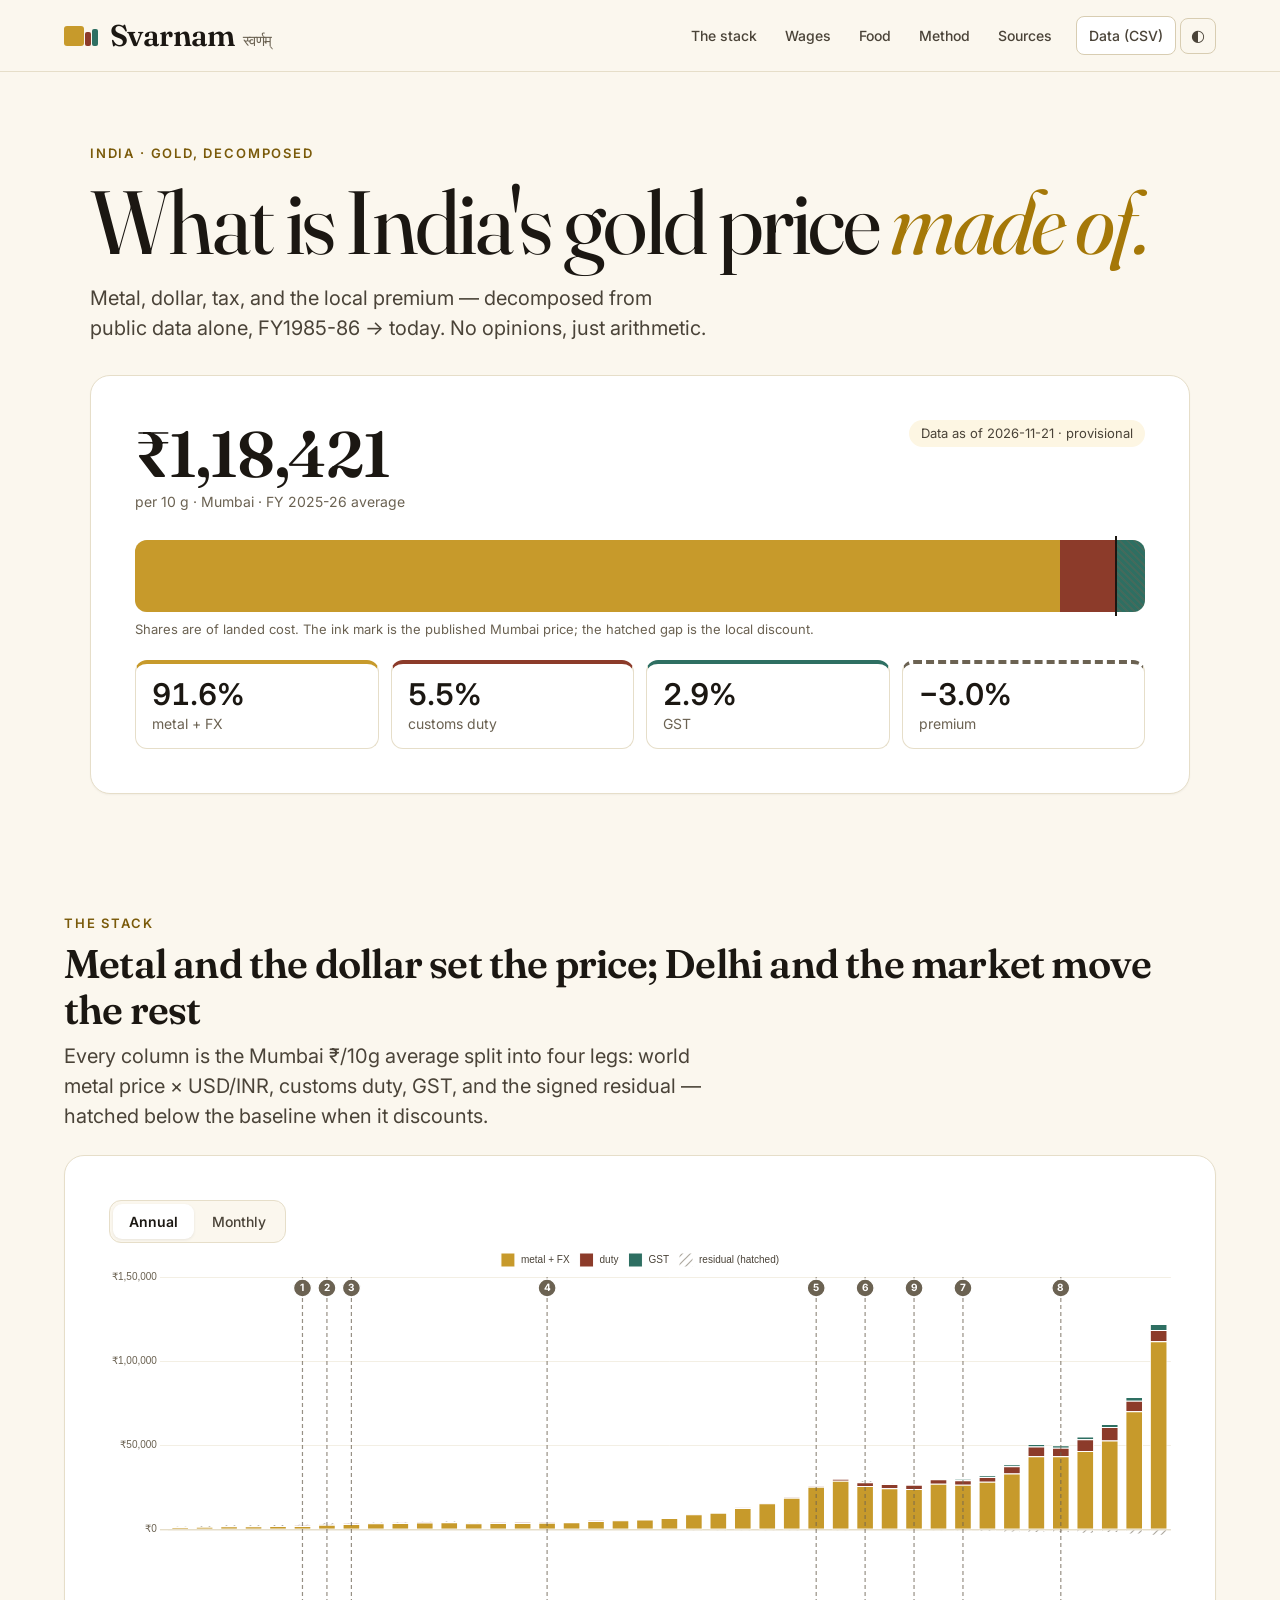
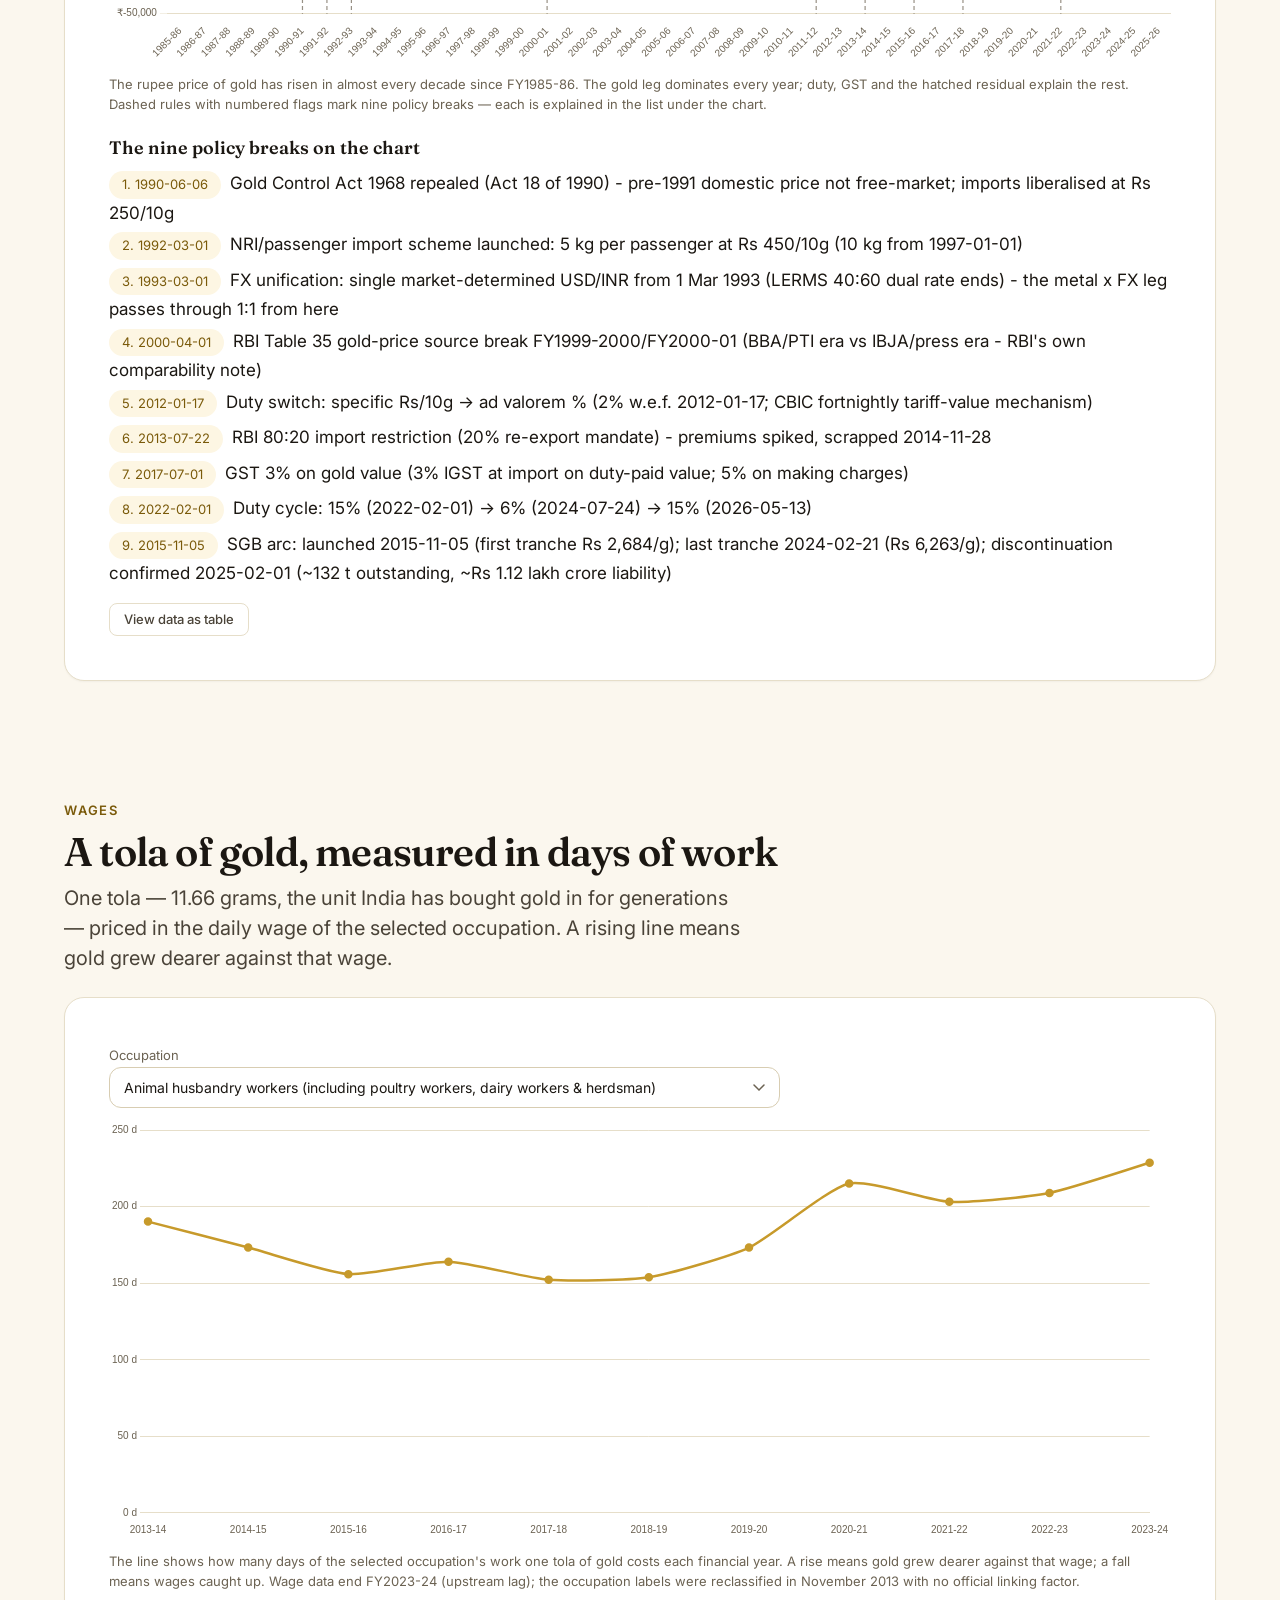
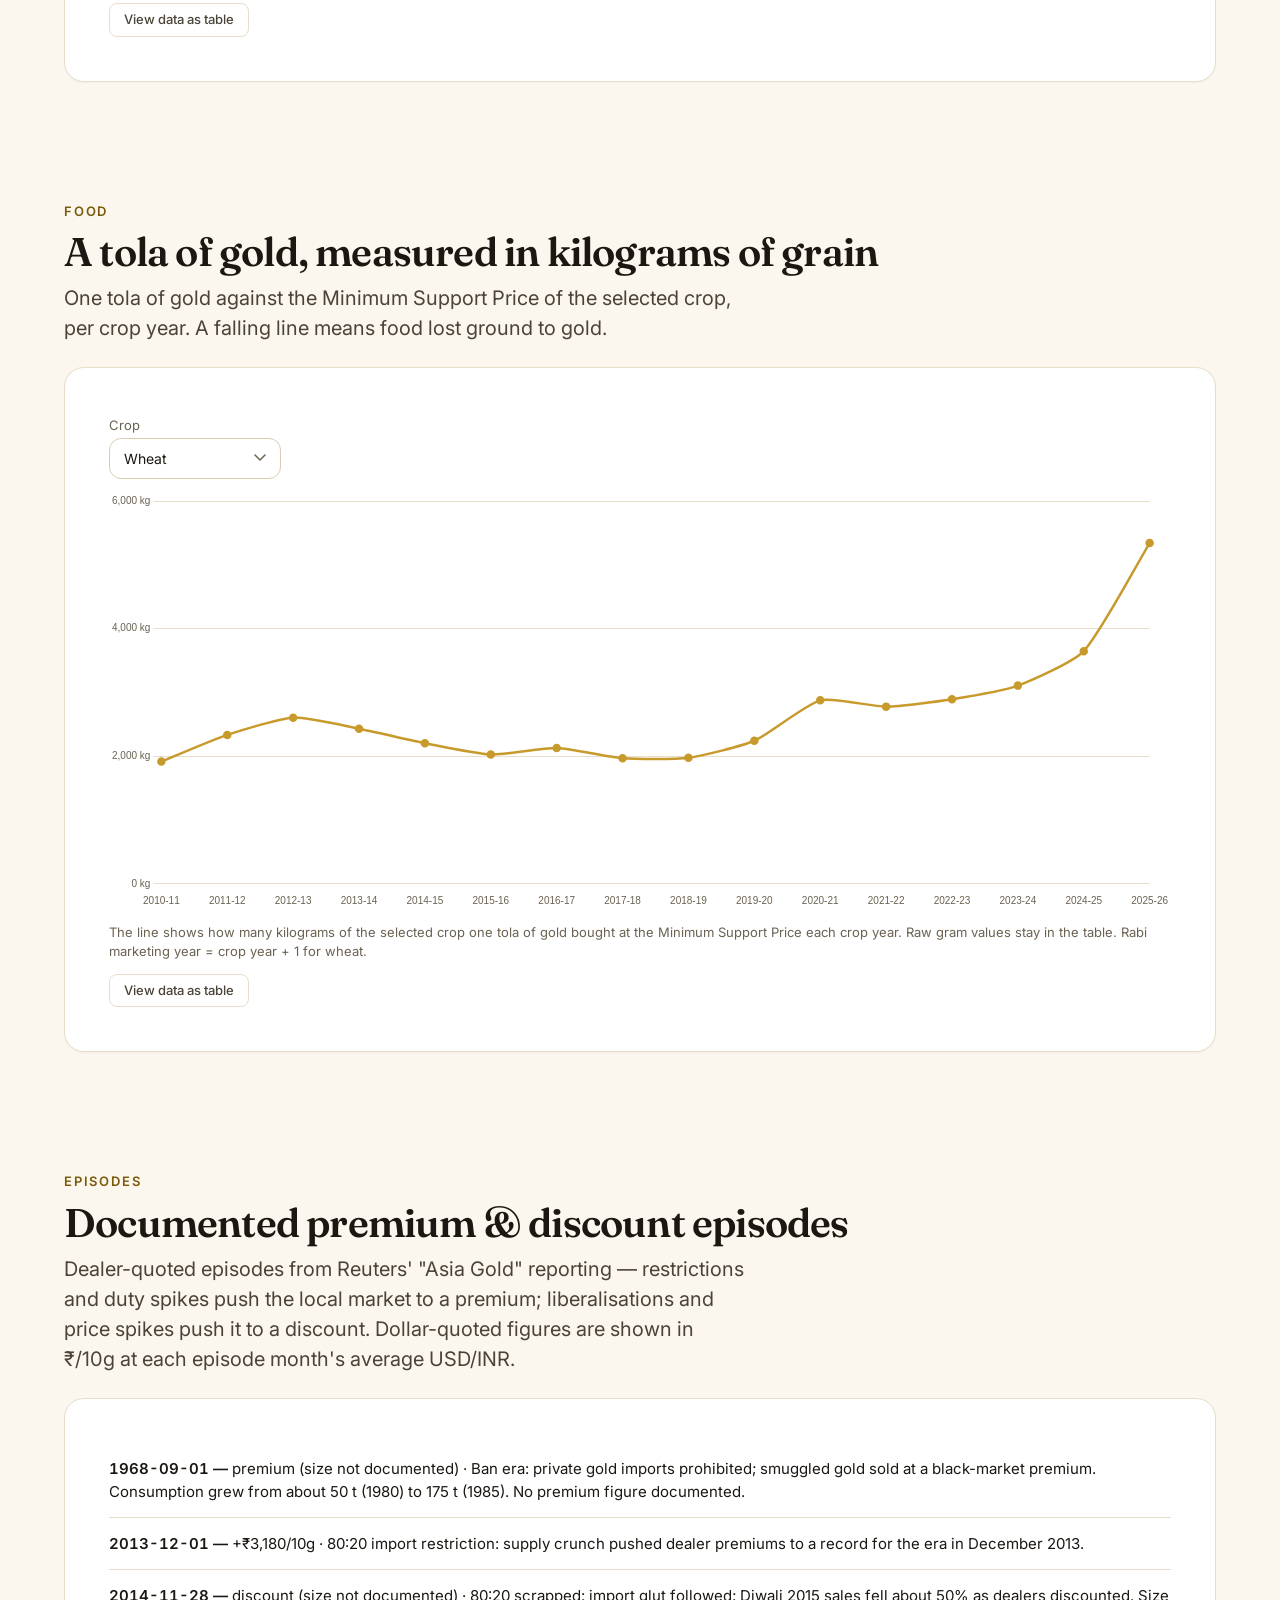
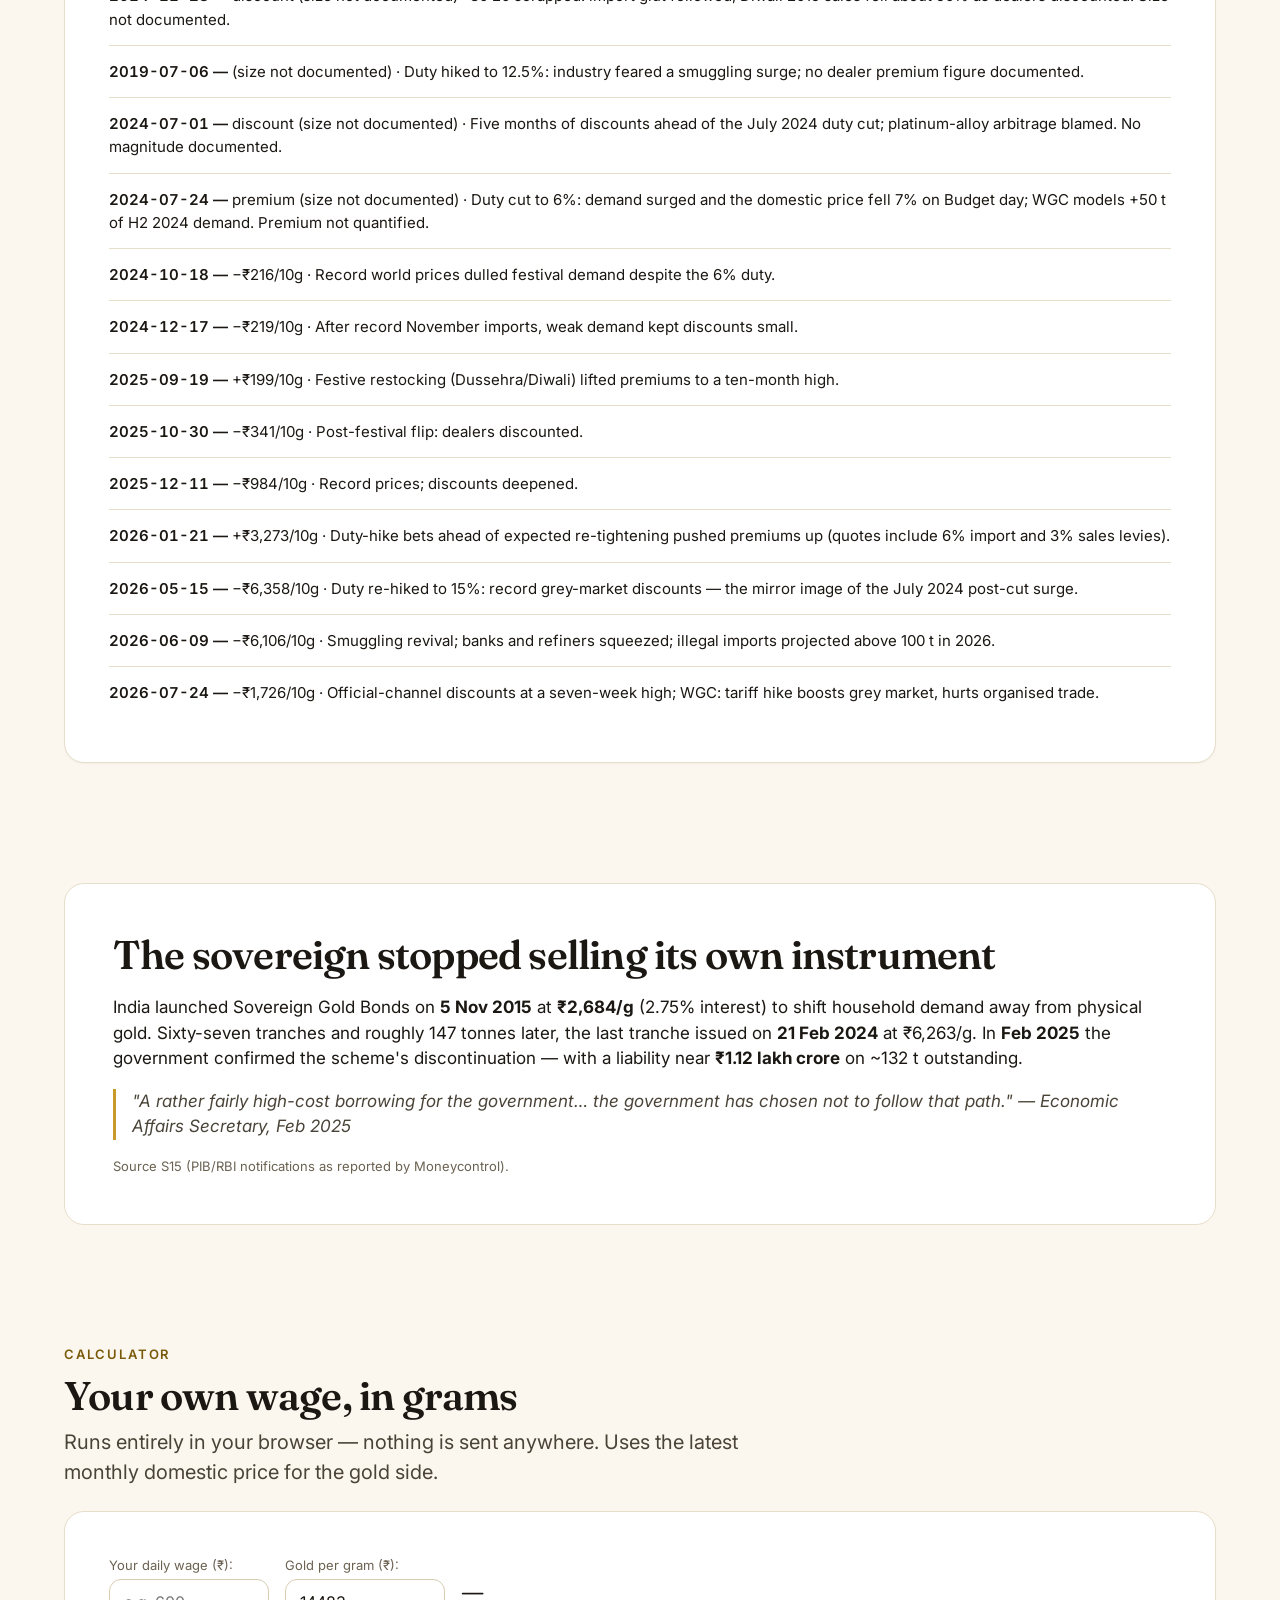
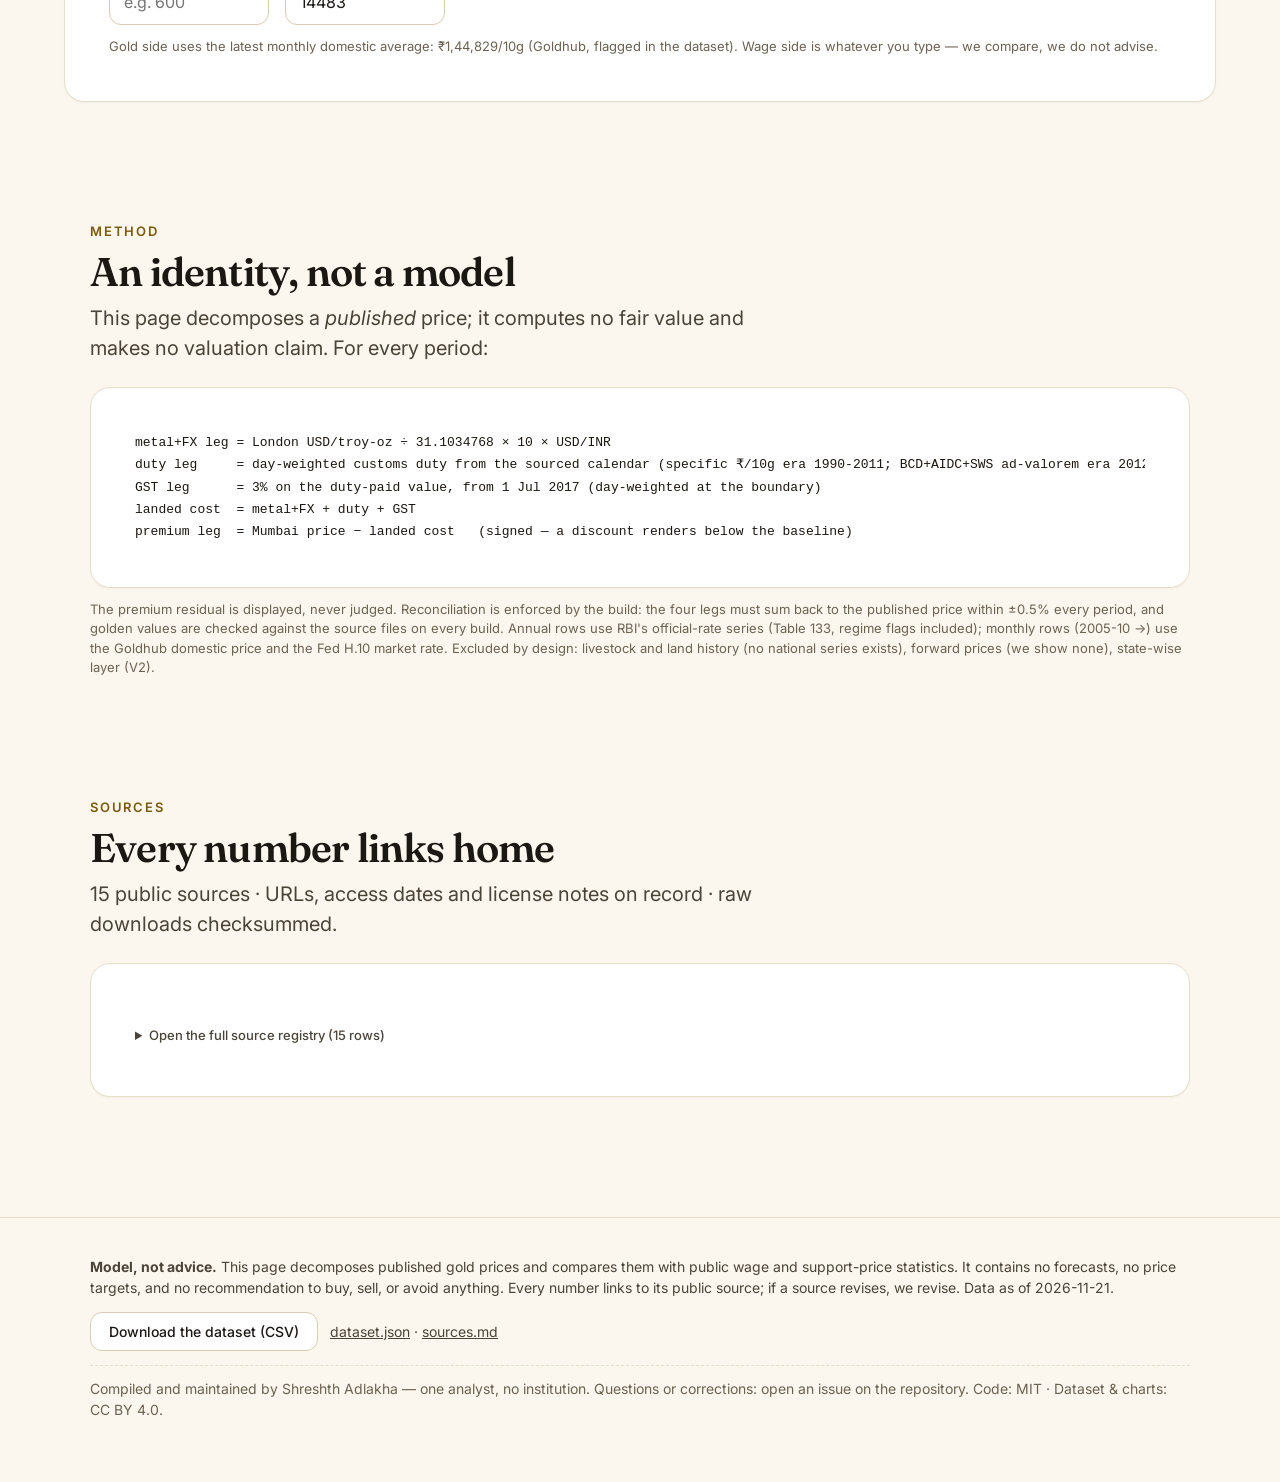
<file: site/index.html>
<!doctype html>
<html lang="en">
<head>
<meta charset="utf-8">
<meta name="viewport" content="width=device-width, initial-scale=1">
<title>Svarnam — what India's gold price is made of</title>
<meta name="description" content="What is ₹118,421 / 10g of gold made of? Metal, dollar, tax, local premium — decomposed from public data, FY1985-86 → today. Model, not advice.">
<link rel="icon" href="favicon.svg" type="image/svg+xml">
<meta property="og:title" content="Svarnam — what India's gold price is made of">
<meta property="og:description" content="Metal, dollar, tax, local premium — the rupee gold price, decomposed from public data alone.">
<meta property="og:image" content="og.png">
<meta property="og:type" content="website">
<meta name="twitter:card" content="summary_large_image">
<meta name="twitter:image" content="og.png">
<link rel="preconnect" href="https://fonts.googleapis.com">
<link rel="preconnect" href="https://fonts.gstatic.com" crossorigin>
<link href="https://fonts.googleapis.com/css2?family=Fraunces:opsz,wght@9..144,400;9..144,600&family=Inter:wght@400;500;600;700&display=swap" rel="stylesheet">
<link rel="stylesheet" href="assets/css/main.css">
</head>
<body>
<header class="site-header page-pad">
  <a class="masthead" href="#top" aria-label="Svarnam — home">
    <span class="logo-bars" aria-hidden="true"><span class="lb-gold"></span><span class="lb-rust"></span><span class="lb-green"></span></span>
    <span class="wordmark">Svarnam<span class="devanagari">स्वर्णम्</span></span>
  </a>
  <button class="menu-btn" id="menuBtn" type="button" aria-label="Open menu" aria-expanded="false">☰</button>
  <nav class="site-nav" id="siteNav" aria-label="Main">
    <a href="#stack">The stack</a>
    <a href="#wages">Wages</a>
    <a href="#food">Food</a>
    <a href="#method">Method</a>
    <a href="#sources">Sources</a>
    <a class="nav-pill" id="csvBtn" href="#">Data (CSV)</a>
    <button class="theme-btn" id="themeBtn" type="button" aria-label="Toggle colour theme">◐</button>
  </nav>
</header>

<main class="page-pad" id="top">
  <section class="hero text-col">
    <p class="eyebrow">India · gold, decomposed</p>
    <h1>What is India's gold price <em class="gold-it">made of.</em></h1>
    <p class="hero-sub">Metal, dollar, tax, and the local premium — decomposed from public data alone, FY1985-86 → today. No opinions, just arithmetic.</p>

    <div class="price-card">
      <span class="price-chip">Data as of <span id="dataAsOf">…</span> · provisional</span>
      <p class="price-big" id="bigPrice">…</p>
      <p class="price-cap">per 10 g · Mumbai · FY <span id="bigPriceFy">…</span> average</p>

      <div class="hero-bar-wrap">
        <div class="hero-bar" id="heroBar" aria-hidden="true">
          <span class="seg seg-metal" id="segMetal"></span>
          <span class="seg seg-duty" id="segDuty"></span>
          <span class="seg seg-gst" id="segGst"></span>
        </div>
        <span class="hero-marker" id="heroMarker"></span>
        <span class="hero-hatch" id="heroHatch"></span>
      </div>
      <p class="hero-bar-cap">Shares are of landed cost. The ink mark is the published Mumbai price; the hatched gap is the local discount.</p>

      <div class="stat-tiles" id="statTiles"></div>
    </div>
  </section>

  <section class="section charts-col" id="stack">
    <p class="eyebrow eyebrow-h">The stack</p>
    <h2>Metal and the dollar set the price; Delhi and the market move the rest</h2>
    <p class="lede">Every column is the Mumbai ₹/10g average split into four legs: world metal price × USD/INR, customs duty, GST, and the signed residual — hatched below the baseline when it discounts.</p>
    <div class="section-card">
      <div class="seg-control" role="group" aria-label="Chart resolution">
        <button id="segAnnual" type="button" aria-pressed="true">Annual</button>
        <button id="segMonthly" type="button" aria-pressed="false">Monthly</button>
      </div>
      <div class="chart-box chart-anim"><canvas id="stackChart" role="img" aria-label="Stacked columns: Mumbai rupee gold price per period, split into metal-plus-dollar, customs duty, GST and premium" aria-describedby="stackDesc"></canvas></div>
      <p class="chart-desc" id="stackDesc">The rupee price of gold has risen in almost every decade since FY1985-86. The gold leg dominates every year; duty, GST and the hatched residual explain the rest. Dashed rules with numbered flags mark nine policy breaks — each is explained in the list under the chart.</p>
      <h3 class="chart-title" style="margin-top:20px">The nine policy breaks on the chart</h3>
      <ul id="breakList" class="chiplist"></ul>
      <button class="toggle-btn" id="stackTableBtn" type="button" aria-expanded="false">View data as table</button>
      <div id="stackTable" class="table-scroll" hidden></div>
    </div>
  </section>

  <section class="section charts-col" id="wages">
    <p class="eyebrow eyebrow-h">Wages</p>
    <h2>A tola of gold, measured in days of work</h2>
    <p class="lede">One tola — 11.66 grams, the unit India has bought gold in for generations — priced in the daily wage of the selected occupation. A rising line means gold grew dearer against that wage.</p>
    <div class="section-card">
      <label class="chart-sub" for="occupationSel">Occupation</label><br>
      <select id="occupationSel" class="listbox" style="margin-bottom:12px"></select>
      <div class="chart-box chart-anim"><canvas id="wageChart" role="img" aria-label="Line chart: days of the selected occupation's work needed to buy one tola of gold, by financial year" aria-describedby="wageDesc"></canvas></div>
      <p class="chart-desc" id="wageDesc">The line shows how many days of the selected occupation's work one tola of gold costs each financial year. A rise means gold grew dearer against that wage; a fall means wages caught up. Wage data end FY2023-24 (upstream lag); the occupation labels were reclassified in November 2013 with no official linking factor.</p>
      <button class="toggle-btn" id="wageTableBtn" type="button" aria-expanded="false">View data as table</button>
      <div id="wageTable" class="table-scroll" hidden></div>
    </div>
  </section>

  <section class="section charts-col" id="food">
    <p class="eyebrow eyebrow-h">Food</p>
    <h2>A tola of gold, measured in kilograms of grain</h2>
    <p class="lede">One tola of gold against the Minimum Support Price of the selected crop, per crop year. A falling line means food lost ground to gold.</p>
    <div class="section-card">
      <label class="chart-sub" for="cropSel">Crop</label><br>
      <select id="cropSel" class="listbox" style="margin-bottom:12px"></select>
      <div class="chart-box chart-anim"><canvas id="mspChart" role="img" aria-label="Line chart: kilograms of the selected crop bought by one tola of gold at the support price, by crop year" aria-describedby="mspDesc"></canvas></div>
      <p class="chart-desc" id="mspDesc">The line shows how many kilograms of the selected crop one tola of gold bought at the Minimum Support Price each crop year. Raw gram values stay in the table. Rabi marketing year = crop year + 1 for wheat.</p>
      <button class="toggle-btn" id="mspTableBtn" type="button" aria-expanded="false">View data as table</button>
      <div id="mspTable" class="table-scroll" hidden></div>
    </div>
  </section>

  <section class="section charts-col" id="episodes">
    <p class="eyebrow eyebrow-h">Episodes</p>
    <h2>Documented premium &amp; discount episodes</h2>
    <p class="lede">Dealer-quoted episodes from Reuters' "Asia Gold" reporting — restrictions and duty spikes push the local market to a premium; liberalisations and price spikes push it to a discount. Dollar-quoted figures are shown in ₹/10g at each episode month's average USD/INR.</p>
    <div class="section-card"><ul id="episodeList" class="episodelist"></ul></div>
  </section>

  <section class="section charts-col" id="sgb">
    <div class="card">
      <h2>The sovereign stopped selling its own instrument</h2>
      <p>India launched Sovereign Gold Bonds on <strong>5 Nov 2015</strong> at <strong>₹2,684/g</strong> (2.75% interest) to shift household demand away from physical gold. Sixty-seven tranches and roughly 147 tonnes later, the last tranche issued on <strong>21 Feb 2024</strong> at ₹6,263/g. In <strong>Feb 2025</strong> the government confirmed the scheme's discontinuation — with a liability near <strong>₹1.12 lakh crore</strong> on ~132 t outstanding.</p>
      <p class="quote">"A rather fairly high-cost borrowing for the government… the government has chosen not to follow that path." — Economic Affairs Secretary, Feb 2025</p>
      <p class="chart-desc">Source S15 (PIB/RBI notifications as reported by Moneycontrol).</p>
    </div>
  </section>

  <section class="section charts-col" id="calculator">
    <p class="eyebrow eyebrow-h">Calculator</p>
    <h2>Your own wage, in grams</h2>
    <p class="lede">Runs entirely in your browser — nothing is sent anywhere. Uses the latest monthly domestic price for the gold side.</p>
    <div class="section-card">
      <div class="calc">
        <label>Your daily wage (₹): <input id="calcWage" type="number" min="0" step="10" placeholder="e.g. 600"></label>
        <label>Gold per gram (₹): <input id="calcPrice" type="number" step="1"></label>
        <output id="calcOut">—</output>
      </div>
      <p class="chart-desc" id="calcNote"></p>
    </div>
  </section>

  <section class="section text-col" id="method">
    <p class="eyebrow eyebrow-h">Method</p>
    <h2>An identity, not a model</h2>
    <p class="lede">This page decomposes a <em>published</em> price; it computes no fair value and makes no valuation claim. For every period:</p>
    <div class="section-card">
      <pre style="margin:0;overflow-x:auto;font-size:13px;line-height:1.7">metal+FX leg = London USD/troy-oz ÷ 31.1034768 × 10 × USD/INR
duty leg     = day-weighted customs duty from the sourced calendar (specific ₹/10g era 1990-2011; BCD+AIDC+SWS ad-valorem era 2012→)
GST leg      = 3% on the duty-paid value, from 1 Jul 2017 (day-weighted at the boundary)
landed cost  = metal+FX + duty + GST
premium leg  = Mumbai price − landed cost   (signed — a discount renders below the baseline)</pre>
    </div>
    <p class="chart-desc">The premium residual is displayed, never judged. Reconciliation is enforced by the build: the four legs must sum back to the published price within ±0.5% every period, and golden values are checked against the source files on every build. Annual rows use RBI's official-rate series (Table 133, regime flags included); monthly rows (2005-10 →) use the Goldhub domestic price and the Fed H.10 market rate. Excluded by design: livestock and land history (no national series exists), forward prices (we show none), state-wise layer (V2).</p>
  </section>

  <section class="section text-col" id="sources">
    <p class="eyebrow eyebrow-h">Sources</p>
    <h2>Every number links home</h2>
    <p class="lede">15 public sources · URLs, access dates and license notes on record · raw downloads checksummed.</p>
    <div class="section-card">
      <details class="datatable">
        <summary>Open the full source registry (15 rows)</summary>
        <div id="sourcesTable" class="table-scroll"></div>
      </details>
    </div>
  </section>
</main>

<footer class="page-pad">
  <div class="text-col">
    <p><strong>Model, not advice.</strong> This page decomposes published gold prices and compares them with public wage and support-price statistics. It contains no forecasts, no price targets, and no recommendation to buy, sell, or avoid anything. Every number links to its public source; if a source revises, we revise. Data as of <span id="dataAsOf2">…</span>.</p>
    <p>
      <button id="csvBtnFooter" type="button">Download the dataset (CSV)</button>
      <a href="dataset.json">dataset.json</a> · <a href="sources.md">sources.md</a>
    </p>
    <p class="byline">Compiled and maintained by Shreshth Adlakha — one analyst, no institution. Questions or corrections: open an issue on the repository. Code: MIT · Dataset &amp; charts: CC BY 4.0.</p>
  </div>
</footer>

<script src="assets/vendor/chart.umd.min.js" integrity="sha384-9nhczxUqK87bcKHh20fSQcTGD4qq5GhayNYSYWqwBkINBhOfQLg/P5HG5lF1urn4" crossorigin="anonymous"></script>
<script src="assets/js/charts.js"></script>
<script src="assets/js/calculator.js"></script>
<script src="assets/js/csv.js"></script>
<script src="assets/js/main.js"></script>
</body>
</html>
</file>
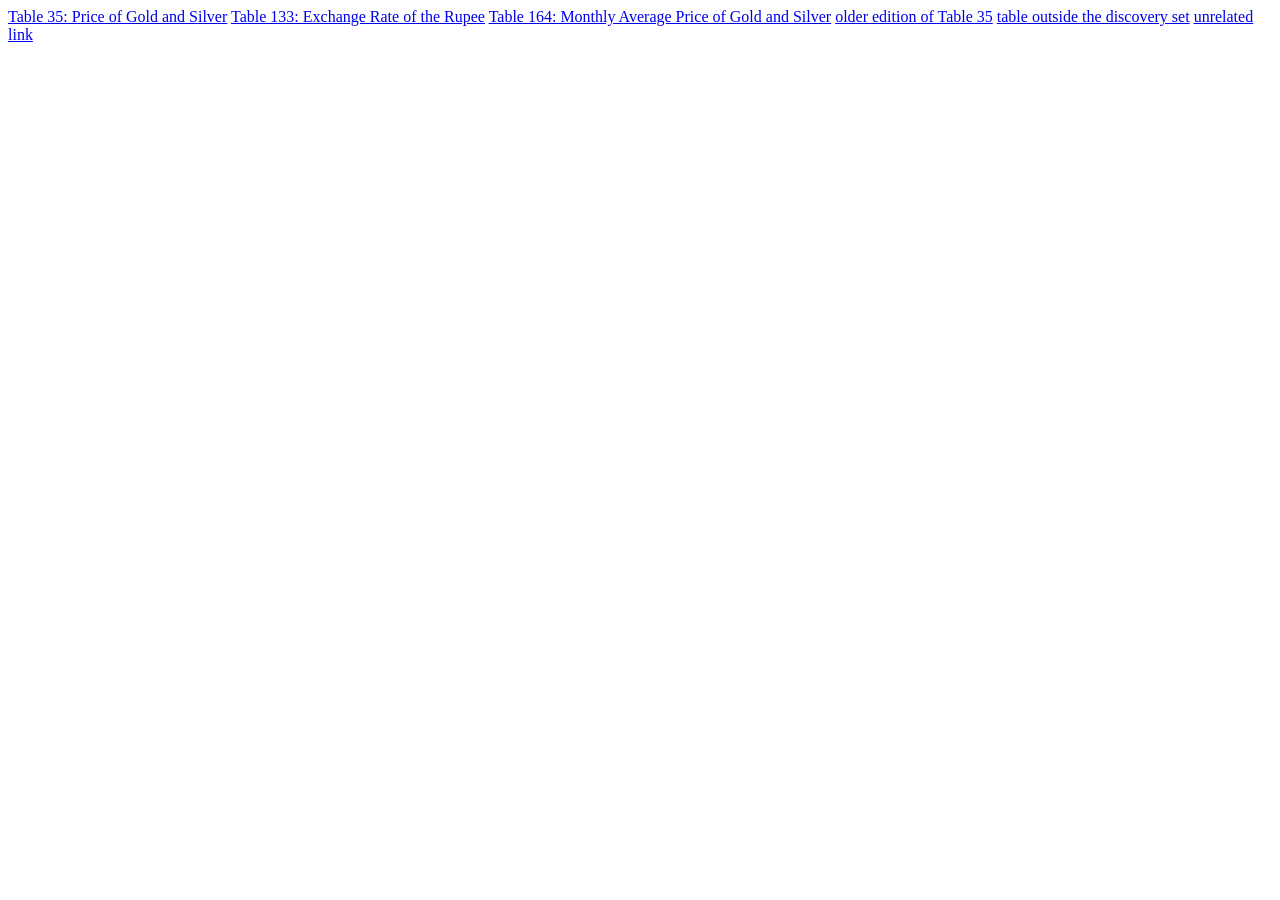
<file: pipeline/tests/fixtures/rbi_handbook_index_sample.html>
<!DOCTYPE html>
<html><body>
<!-- Saved fixture: shape of the RBI Handbook index page (AnnualPublications.aspx, head=Handbook of Statistics on Indian Economy). Hrefs are synthetic but follow the observed T_<no>T_HBIE<edition>.XLSX naming; the older-edition row documents that the first match per table wins. -->
<a href="/Documents/HS-2025-26/T_35T_HBIE202526A1B2.XLSX">Table 35: Price of Gold and Silver</a>
<a href="https://rbi.org.in/Documents/HS-2025-26/T_133T_HBIE202526A1B2.XLSX">Table 133: Exchange Rate of the Rupee</a>
<a href="/Documents/HS-2025-26/T_164T_HBIE202526A1B2.XLSX">Table 164: Monthly Average Price of Gold and Silver</a>
<a href="/Documents/HS-2024-25/T_35T_HBIE202425C9D0.XLSX">older edition of Table 35</a>
<a href="/Documents/HS-2025-26/T_99T_HBIE202526E1F2.XLSX">table outside the discovery set</a>
<a href="https://rbi.org.in/Scripts/RelatedLinks.aspx">unrelated link</a>
</body></html>
</file>
<file: site/assets/css/main.css>
/* Svarnam — main.css · Design tokens + components · v2 (Stripe/Airbnb-grade restyle)
   Spec: owner design brief 2026-11-22 · Fraunces + Inter · light/dark · WCAG AA */

/* ── tokens ─────────────────────────────────────────────────────────────── */
:root {
  /* light surfaces */
  --ground: #FBF7EE;
  --surface: #FFFFFF;
  --line: #E6DEC9;
  --line-strong: #D8CDB2;
  /* text */
  --ink: #1B1712;
  --ink-2: #4A4338;
  --ink-3: #6B6252;
  /* brand accent (fills, decorative) */
  --gold: #C79A2B;
  --gold-text: #A57808;      /* gold text ≥24px only */
  --gold-text-sm: #7A5A0A;   /* small gold text */
  /* data marks — semantic, never reused */
  --c-metal: #C79A2B;
  --c-duty: #8C3B2A;
  --c-gst: #2E6F62;
  /* residual = ink hatch/dash, not a hue */
  --residual-hatch: #6B6252;
  /* radius */
  --r-input: 12px;
  --r-card: 20px;
  /* misc */
  --warn-bg: #FDF6E3;
  --warn-ink: #7A5A0A;
  --shadow: 0 1px 2px rgba(0,0,0,.04);
  --font-display: "Fraunces", Georgia, serif;
  --font-ui: "Inter", system-ui, -apple-system, "Segoe UI", Roboto, sans-serif;
}
@media (prefers-color-scheme: dark) {
  :root:not([data-theme]) {
    --ground: #14110C;
    --surface: #1C1812;
    --line: #2E2820;
    --line-strong: #3E3628;
    --ink: #F4EEDF;
    --ink-2: #CFC6B2;
    --ink-3: #A69D8A;
    --gold: #D9AE45;
    --gold-text: #D9AE45;
    --gold-text-sm: #D9AE45;
    --c-metal: #D9AE45;
    --c-duty: #C96B53;
    --c-gst: #5BA896;
    --residual-hatch: #A69D8A;
    --warn-bg: #2A2418;
    --warn-ink: #D9AE45;
    --shadow: 0 1px 2px rgba(0,0,0,.2);
  }
}
:root[data-theme="dark"] {
  --ground: #14110C;
  --surface: #1C1812;
  --line: #2E2820;
  --line-strong: #3E3628;
  --ink: #F4EEDF;
  --ink-2: #CFC6B2;
  --ink-3: #A69D8A;
  --gold: #D9AE45;
  --gold-text: #D9AE45;
  --gold-text-sm: #D9AE45;
  --c-metal: #D9AE45;
  --c-duty: #C96B53;
  --c-gst: #5BA896;
  --residual-hatch: #A69D8A;
  --warn-bg: #2A2418;
  --warn-ink: #D9AE45;
  --shadow: 0 1px 2px rgba(0,0,0,.2);
}
:root[data-theme="light"] {
  --ground: #FBF7EE;
  --surface: #FFFFFF;
  --line: #E6DEC9;
  --line-strong: #D8CDB2;
  --ink: #1B1712;
  --ink-2: #4A4338;
  --ink-3: #6B6252;
  --gold: #C79A2B;
  --gold-text: #A57808;
  --gold-text-sm: #7A5A0A;
  --c-metal: #C79A2B;
  --c-duty: #8C3B2A;
  --c-gst: #2E6F62;
  --residual-hatch: #6B6252;
  --warn-bg: #FDF6E3;
  --warn-ink: #7A5A0A;
  --shadow: 0 1px 2px rgba(0,0,0,.04);
}

/* ── reset ──────────────────────────────────────────────────────────────── */
*, *::before, *::after { box-sizing: border-box; }
html { -webkit-text-size-adjust: 100%; scroll-behavior: smooth; }
body {
  margin: 0; background: var(--ground); color: var(--ink);
  font-family: var(--font-ui);
  font-size: 17px; line-height: 1.5;
  -webkit-font-smoothing: antialiased;
}

/* ── layout ─────────────────────────────────────────────────────────────── */
.page-pad { padding-left: clamp(20px, 5vw, 72px); padding-right: clamp(20px, 5vw, 72px); }
.text-col { max-width: 1100px; margin-left: auto; margin-right: auto; }
.charts-col { max-width: 1200px; margin-left: auto; margin-right: auto; }

/* ── header / nav ───────────────────────────────────────────────────────── */
.site-header {
  display: flex; align-items: center; justify-content: space-between;
  padding-top: 16px; padding-bottom: 16px;
  border-bottom: 1px solid var(--line);
  position: relative;
}
.masthead { display: flex; align-items: center; gap: 12px; text-decoration: none; }
.wordmark {
  font-family: var(--font-display); font-weight: 600; letter-spacing: -0.02em;
  font-size: 30px; color: var(--ink); line-height: 1;
}
.wordmark .devanagari { font-family: var(--font-ui); font-size: 15px; color: var(--ink-3); margin-left: 8px; font-weight: 400; }
.logo-bars { display: inline-flex; gap: 1px; align-items: flex-end; height: 20px; flex-shrink: 0; }
.logo-bars span { display: inline-block; border-radius: 2px; }
.logo-bars .lb-gold  { width: 20px; height: 20px; background: var(--c-metal); border-radius: 3px; }
.logo-bars .lb-rust  { width: 6px;  height: 14px; background: var(--c-duty); margin-top: 6px; }
.logo-bars .lb-green { width: 6px;  height: 17px; background: var(--c-gst);  margin-top: 3px; }
.site-nav { display: flex; align-items: center; gap: 4px; }
.site-nav a {
  font-size: 14px; font-weight: 500; color: var(--ink-2); text-decoration: none;
  padding: 8px 12px; border-radius: 8px;
}
.site-nav a:hover { color: var(--ink); background: var(--line); }
.nav-pill {
  font-size: 14px; font-weight: 600; color: var(--ink);
  border: 1px solid var(--line-strong); border-radius: 999px;
  padding: 8px 18px; text-decoration: none; margin-left: 8px;
  background: var(--surface);
}
.nav-pill:hover { border-color: var(--gold); }
.theme-btn {
  background: none; border: 1px solid var(--line-strong); border-radius: 8px;
  width: 36px; height: 36px; cursor: pointer; display: flex; align-items: center; justify-content: center;
  color: var(--ink-2); font-size: 16px; padding: 0;
}
.theme-btn:hover { border-color: var(--gold); }
.menu-btn { display: none; background: none; border: 1px solid var(--line-strong); border-radius: 8px; width: 36px; height: 36px; cursor: pointer; color: var(--ink-2); font-size: 18px; padding: 0; align-items: center; justify-content: center; }
@media (max-width: 640px) {
  .site-nav { display: none; position: absolute; top: 100%; left: 0; right: 0; background: var(--surface); border-bottom: 1px solid var(--line); flex-direction: column; padding: 12px 20px; z-index: 10; }
  .site-nav.open { display: flex; }
  .menu-btn { display: flex; }
}

/* ── hero ───────────────────────────────────────────────────────────────── */
.hero { padding-top: clamp(32px, 6vw, 72px); }
.eyebrow {
  font-size: 13px; font-weight: 600; text-transform: uppercase; letter-spacing: 0.14em;
  color: var(--gold-text-sm); margin: 0 0 12px;
}
.hero h1 {
  font-family: var(--font-display); font-weight: 400;
  font-size: clamp(44px, 7vw, 92px); line-height: 1.02; letter-spacing: -0.03em;
  margin: 0 0 16px; color: var(--ink);
}
.hero h1 .gold-it { font-style: italic; color: var(--gold-text); }
.hero-sub { font-size: clamp(17px, 2vw, 20px); line-height: 1.5; color: var(--ink-2); max-width: 620px; margin: 0 0 32px; }

/* hero price card */
.price-card {
  background: var(--surface); border: 1px solid var(--line); border-radius: var(--r-card);
  padding: clamp(20px, 3.5vw, 44px); box-shadow: var(--shadow);
}
.price-big {
  font-family: var(--font-display); font-weight: 600;
  font-size: clamp(40px, 5vw, 64px); line-height: 1.05;
  letter-spacing: -0.02em; color: var(--ink); margin: 0;
}
.price-cap { font-size: 14px; color: var(--ink-3); margin: 4px 0 0; }
.price-chip {
  float: right; font-size: 13px; color: var(--ink-2);
  background: var(--warn-bg); border-radius: 999px; padding: 4px 12px;
}
.price-card::after { content: ""; display: block; clear: both; }

/* hero bar (landed-cost base) */
.hero-bar-wrap { margin: 28px 0 0; position: relative; }
.hero-bar {
  display: flex; height: 72px; border-radius: var(--r-input); overflow: hidden;
  position: relative; background: var(--line);
}
.hero-bar .seg { transition: width 600ms ease-out; width: 0; }
.hero-bar.loaded .seg { width: var(--w); }
.hero-bar .seg-metal { background: var(--c-metal); }
.hero-bar .seg-duty  { background: var(--c-duty); }
.hero-bar .seg-gst   { background: var(--c-gst); }
.hero-marker {
  position: absolute; top: -4px; bottom: -4px; width: 2px;
  background: var(--ink); z-index: 2;
}
.hero-hatch {
  position: absolute; top: 0; bottom: 0; z-index: 1;
  background: repeating-linear-gradient(45deg, transparent 0 3px, var(--residual-hatch) 3px 5px);
  opacity: .35; border-radius: 0 var(--r-input) var(--r-input) 0;
}
.hero-bar-cap { font-size: 13px; color: var(--ink-3); margin: 8px 0 0; }

/* stat tiles */
.stat-tiles { display: grid; grid-template-columns: repeat(4, 1fr); gap: 12px; margin: 20px 0 0; }
.stat-tile {
  background: var(--surface); border: 1px solid var(--line); border-radius: 12px;
  padding: 14px 16px; border-top: 4px solid var(--tile-c, var(--ink));
}
.stat-tile.residual { border-top-style: dashed; }
.stat-tile .num { font-size: 30px; font-weight: 600; font-variant-numeric: tabular-nums; line-height: 1.1; }
.stat-tile .lbl { font-size: 14px; color: var(--ink-3); margin-top: 2px; }
@media (max-width: 640px) { .stat-tiles { grid-template-columns: 1fr 1fr; } }

/* ── sections ───────────────────────────────────────────────────────────── */
.section { margin-top: clamp(64px, 10vw, 120px); }
.eyebrow-h { margin-bottom: 8px; }
.section h2 {
  font-family: var(--font-display); font-weight: 600;
  font-size: clamp(28px, 3.5vw, 40px); line-height: 1.15;
  letter-spacing: -0.02em; margin: 0 0 8px; color: var(--ink);
}
.lede { font-size: clamp(17px, 2vw, 20px); line-height: 1.5; color: var(--ink-2); max-width: 680px; margin: 0 0 24px; }
.section-card {
  background: var(--surface); border: 1px solid var(--line); border-radius: var(--r-card);
  padding: clamp(20px, 3.5vw, 44px); box-shadow: var(--shadow);
}

/* ── chart containers (fixed height for maintainAspectRatio:false) ─────── */
.chart-box { position: relative; height: 420px; }
.pw-grid { display: grid; grid-template-columns: 1fr 1fr; gap: 16px; margin-top: 12px; align-items: start; }
.pw-panel {
  background: var(--surface); border: 1px solid var(--line); border-radius: var(--r-card);
  padding: clamp(16px, 2.5vw, 28px);
}
.pw-panel h3 { font-family: var(--font-display); font-weight: 600; font-size: 20px; margin: 0 0 8px; color: var(--ink); }
.pw-panel .chart-box { height: 260px; }
@media (max-width: 880px) { .pw-grid { grid-template-columns: 1fr; } }

/* ── segmented control ──────────────────────────────────────────────────── */
.seg-control {
  display: inline-flex; background: var(--ground); border: 1px solid var(--line);
  border-radius: var(--r-input); padding: 3px; gap: 2px;
}
.seg-control button {
  font: inherit; font-size: 14px; font-weight: 500; color: var(--ink-2);
  background: none; border: none; border-radius: 9px; padding: 7px 16px; cursor: pointer;
}
.seg-control button[aria-pressed="true"] {
  background: var(--surface); color: var(--ink);
  box-shadow: 0 1px 3px rgba(0,0,0,.08); font-weight: 600;
}

/* ── styled listbox (native select, custom appearance) ──────────────────── */
.listbox {
  font: inherit; font-size: 14px; color: var(--ink);
  background: var(--surface); border: 1px solid var(--line-strong);
  border-radius: var(--r-input); padding: 9px 14px;
  appearance: none; -webkit-appearance: none;
  background-image: url("data:image/svg+xml,%3Csvg xmlns='http://www.w3.org/2000/svg' width='12' height='8'%3E%3Cpath d='M1 1l5 5 5-5' stroke='%236B6252' stroke-width='1.5' fill='none' stroke-linecap='round'/%3E%3C/svg%3E");
  background-repeat: no-repeat; background-position: right 14px center;
  padding-right: 36px; cursor: pointer; max-width: 100%;
}
.listbox:focus-visible { outline: 2px solid var(--gold-text-sm); outline-offset: 2px; }

/* ── chart title / desc ─────────────────────────────────────────────────── */
.chart-title { font-family: var(--font-display); font-weight: 600; font-size: 18px; margin: 0 0 2px; color: var(--ink); }
.chart-sub { font-size: 13px; color: var(--ink-3); margin: 0 0 16px; }
.chart-desc { font-size: 13px; color: var(--ink-3); margin: 12px 0 0; line-height: 1.5; }

/* ── toggle button (data table) ─────────────────────────────────────────── */
.toggle-btn {
  font: inherit; font-size: 13px; font-weight: 500; color: var(--ink-2);
  background: none; border: 1px solid var(--line); border-radius: 8px;
  padding: 6px 14px; cursor: pointer; margin-top: 12px;
}
.toggle-btn:hover { border-color: var(--line-strong); color: var(--ink); }
.toggle-btn[aria-expanded="true"] { background: var(--ground); }

/* ── chips ──────────────────────────────────────────────────────────────── */
.chip {
  display: inline-block; font-size: 13px; color: var(--ink-2);
  border: 1px solid var(--line-strong); border-radius: 999px;
  padding: 3px 12px; margin: 2px 4px 2px 0;
}
.chip-prov { background: var(--warn-bg); color: var(--warn-ink); border-color: transparent; }
.chip-warn { background: var(--warn-bg); color: var(--warn-ink); border-color: transparent; }
.chiplist { list-style: none; padding: 0; margin: 8px 0 0; }
.chiplist li { margin: 4px 0; }

/* ── data tables ────────────────────────────────────────────────────────── */
.datatable { margin-top: 12px; }
.datatable summary {
  font-size: 13px; font-weight: 500; color: var(--ink-2); cursor: pointer;
  padding: 6px 0; user-select: none;
}
.datatable summary:hover { color: var(--ink); }
.table-scroll { overflow-x: auto; }
.datatable table { border-collapse: collapse; width: 100%; min-width: 560px; font-size: 13px; font-variant-numeric: tabular-nums; }
.datatable th {
  text-align: left; padding: 8px 12px; color: var(--ink-3); font-weight: 600;
  border-bottom: 1px solid var(--line-strong); position: sticky; top: 0; background: var(--surface);
}
.datatable td { padding: 6px 12px; border-bottom: 1px solid var(--line); text-align: right; }
.datatable td:first-child { text-align: left; }

/* ── episodes ───────────────────────────────────────────────────────────── */
.episodelist { list-style: none; padding: 0; margin: 0; }
.episodelist li {
  padding: 14px 0; border-bottom: 1px solid var(--line); font-size: 15px; line-height: 1.55;
}
.episodelist li:last-child { border-bottom: none; }
.episelist-date { font-weight: 600; font-variant-numeric: tabular-nums; }

/* ── SGB card ───────────────────────────────────────────────────────────── */
.card {
  background: var(--surface); border: 1px solid var(--line); border-radius: var(--r-card);
  padding: clamp(24px, 4vw, 48px);
}
.card .quote { border-left: 3px solid var(--gold); padding-left: 16px; font-style: italic; color: var(--ink-2); }

/* ── calculator ─────────────────────────────────────────────────────────── */
.calc { display: flex; flex-wrap: wrap; gap: 16px; align-items: end; }
.calc label { display: flex; flex-direction: column; font-size: 13px; color: var(--ink-3); gap: 4px; }
.calc input {
  font: inherit; font-size: 16px; padding: 10px 14px;
  border: 1px solid var(--line-strong); border-radius: var(--r-input);
  background: var(--surface); color: var(--ink); width: 160px;
}
.calc input:focus-visible { outline: 2px solid var(--gold-text-sm); outline-offset: 2px; }
.calc output { font-family: var(--font-display); font-size: 28px; font-weight: 600; align-self: center; }

/* ── footer ─────────────────────────────────────────────────────────────── */
footer {
  border-top: 1px solid var(--line); margin-top: clamp(64px, 10vw, 120px);
  padding-top: 24px; padding-bottom: 48px; font-size: 14px; color: var(--ink-2);
}
footer .byline { border-top: 1px dashed var(--line); padding-top: 12px; margin-top: 12px; color: var(--ink-3); }
footer button {
  font: inherit; font-size: 14px; font-weight: 500; color: var(--ink);
  background: var(--surface); border: 1px solid var(--line-strong); border-radius: var(--r-input);
  padding: 8px 18px; cursor: pointer; margin-right: 8px;
}
footer button:hover { border-color: var(--gold); }
footer a { color: var(--ink-2); }

/* ── focus ──────────────────────────────────────────────────────────────── */
:focus-visible { outline: 2px solid var(--gold-text-sm); outline-offset: 2px; }

/* ── scroll-in animation ────────────────────────────────────────────────── */
.chart-anim { opacity: 0; transform: translateY(12px); transition: opacity 300ms ease-out, transform 300ms ease-out; }
.chart-anim.in-view { opacity: 1; transform: none; }

/* ── print ──────────────────────────────────────────────────────────────── */
@media print {
  details.datatable > * { display: block !important; }
  details.datatable summary { display: none; }
  .site-nav, .theme-btn, .menu-btn, #csvBtn { display: none !important; }
}

/* ── reduced motion ─────────────────────────────────────────────────────── */
@media (prefers-reduced-motion: reduce) {
  *, *::before, *::after { transition: none !important; animation: none !important; scroll-behavior: auto !important; }
  .chart-anim { opacity: 1; transform: none; }
  .hero-bar .seg { width: var(--w) !important; }
}

/* ── responsive ─────────────────────────────────────────────────────────── */
@media (max-width: 640px) {
  .pw-grid { grid-template-columns: 1fr; }
  .stat-tiles { grid-template-columns: 1fr 1fr; }
  .hero-bar { height: 56px; }
}
@media (max-width: 1024px) and (min-width: 641px) {
  .stat-tiles { grid-template-columns: repeat(2, 1fr); }
}
</file>
